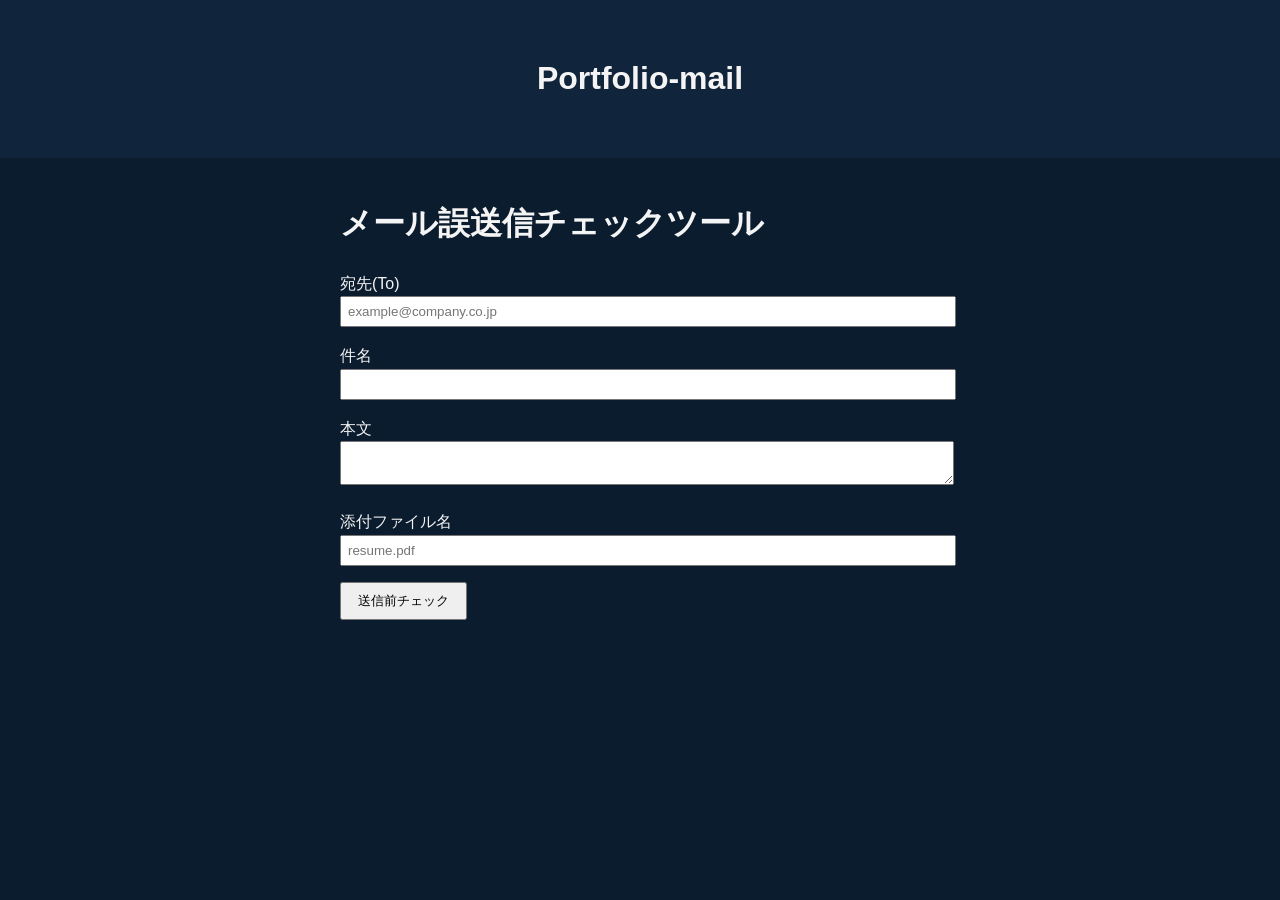
<file: mail.html>
<!DOCTYPE html>
<html lang="ja">
<head>
    <meta charset="UTF-8">
    <meta name="viewport" content="width=device-width, initial-scale=1.0">
    <link rel="stylesheet" href="">
    <title>メール誤送信チェックツール</title>
    <!-- ファビコン -->
    <link rel="icon" href="img/s.png">
    <link rel="stylesheet" href="mail.css">
</head>
<body>

      <header>
    <h1>Portfolio-mail</h1>
  </header>

    <!-- <article class="mail-article"> -->

    <div class="mail-check">
        <h1 class="mail-check__title">メール誤送信チェックツール</h1>

    

    <div class="mail-check__field">
        <label class="mail-check__label">宛先(To)</label><br>

            <input type="text"
            id="to"
            class="mail-check__input"
            placeholder="example@company.co.jp">
    </div>

        <div class="mail-check__field">
        <label class="mail-check__label">件名</label><br>
            <input type="text"
            id="subject"
            class="mail-check__input">
        
    </div>

    <div class="mail-check__field">
        <label class="mail-check__label">本文</label><br>
            <textarea
            id="body"
            class="mail-check__input"
            class="mail-check__textarea"
            row="6">
            </textarea>
    </div>

    <div class="mail-check__field">
        <label class="mail-check__label">添付ファイル名</label><br>
            <input type="text"
            id="attachment"
            class="mail-check__input"
            placeholder="resume.pdf">
        
    </div>
    
    <button id="checkBtn" class="mail-check__button">送信前チェック</button>

    <div
        id="result" class="mail-check__result">
    </div>

    </div>
    <!-- </article> -->
    <script src="mail.js"></script>
</body>
</html>
</file>
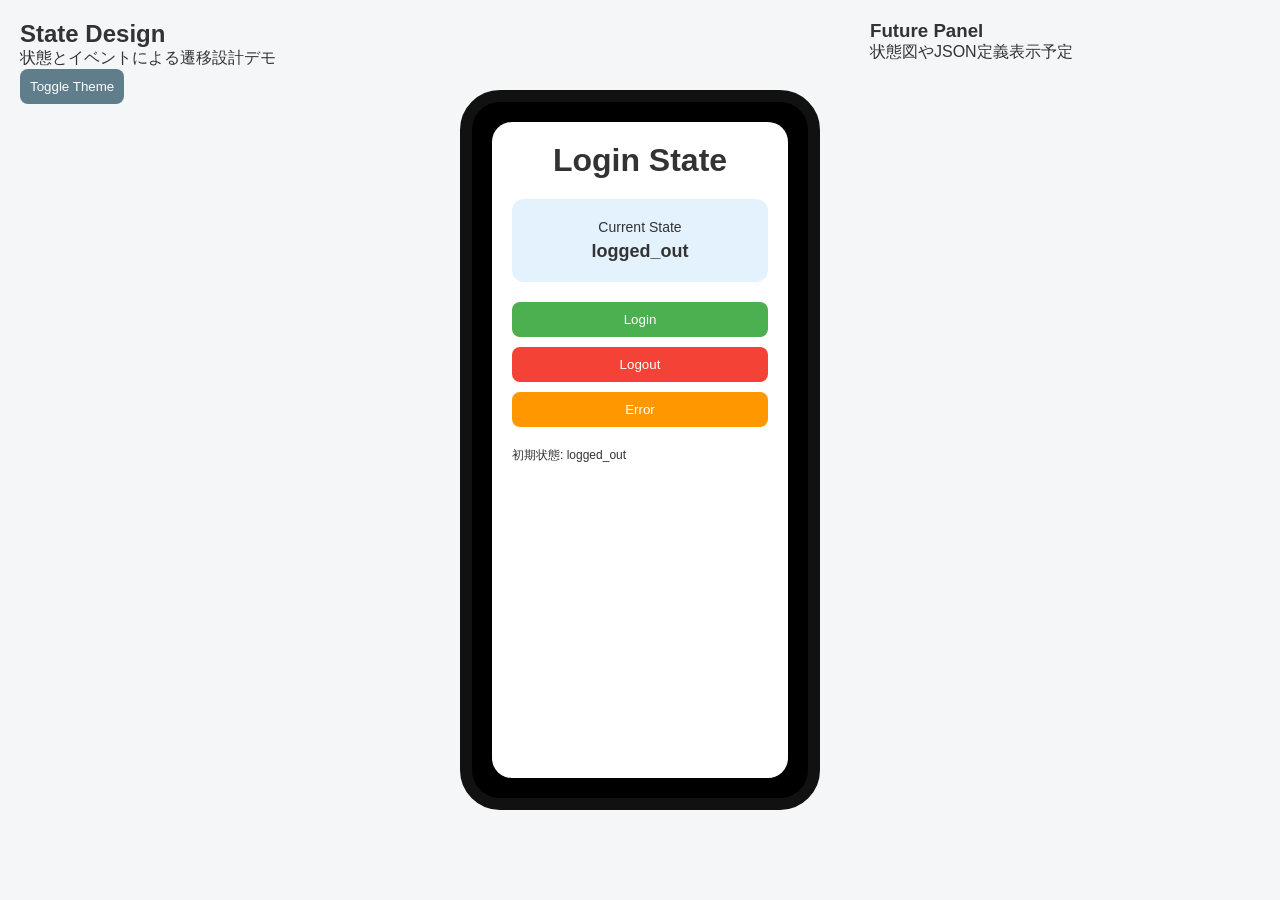
<file: simple-state_design.html>
<!DOCTYPE html>
<html lang="ja">
<head>
  <meta charset="UTF-8" />
  <meta name="viewport" content="width=device-width, initial-scale=1.0" />
  <title>State Design 2026.02</title>
  <link rel="stylesheet" href="simple-state_design.css" />
</head>

<body class="theme theme--light">

  <div class="layout">

    <!-- 左カラム -->
    <aside class="layout__left">
      <h2 class="panel__title">State Design</h2>
      <p class="panel__text">
        状態とイベントによる遷移設計デモ
      </p>
      <button id="themeToggle" class="button button--secondary">
        Toggle Theme
      </button>
    </aside>

    <!-- 中央 -->
    <main class="layout__center">
      <div class="phone">
        <div class="phone__screen">

          <div class="app">

            <h1 class="app__title">Login State</h1>

            <div id="stateBox" class="state state--logged_out">
              <span class="state__label">Current State</span>
              <span id="currentState" class="state__value">
                logged_out
              </span>
            </div>

            <div class="actions">
              <button id="loginBtn" class="button button--primary">
                Login
              </button>
              <button id="logoutBtn" class="button button--danger">
                Logout
              </button>
              <button id="errorBtn" class="button button--warning">
                Error
              </button>
            </div>

            <ul id="logList" class="log"></ul>

          </div>

        </div>
      </div>
    </main>

    <!-- 右カラム -->
    <aside class="layout__right">
      <h3>Future Panel</h3>
      <p>状態図やJSON定義表示予定</p>
    </aside>

  </div>

  <script src="simple-state_design.js"></script>
</body>
</html>
</file>
<file: mail.css>
body {
  margin: 0;
  font-family: "Inter", "Noto Sans JP", sans-serif;
  background-color: #0b1c2e;
  color: #f4f4f4;
  line-height: 1.6;
}


header {
  text-align: center;
  padding: 2rem 1rem;
  background: #10243b;
}

/* .mail-article {
    background-color: #0b1c2e;

} */

.mail-check {
    max-width: 600px;
    margin: 40px auto;
    font-family: sans-serif;
    
}

.mail-check__field {
    margin-bottom: 16px;
}

.mail-check__lebel {
    font-weight: bold;
}

.mail-check__input,
.mail-check__textarea {
    width: 100%;
    padding: 6px;
}

.mail-check__button {
    padding: 8px 16px;
cursor: pointer;
}

.mail-check__result {
    margin-top: 20px;
}
</file>
<file: simple-state_design.css>
/* ========= 基本 ========= */

* {
  box-sizing: border-box;
  margin: 0;
  padding: 0;
  font-family: sans-serif;
}

body {
  background: #f4f6f8;
  color: #333;
}

/* ========= テーマ ========= */

.theme--dark {
  background: #111;
  color: #eee;
}

.theme--dark .phone__screen {
  background: #1e1e1e;
}

.theme--dark .state {
  background: #333;
}

/* ========= レイアウト ========= */

.layout {
  display: flex;
  flex-direction: column;
  min-height: 100vh;
}

/* デスクトップ拡張 */
@media (min-width: 900px) {
  .layout {
    flex-direction: row;
  }

  .layout__left,
  .layout__right {
    flex: 1;
    padding: 20px;
  }

  .layout__center {
    flex: 0 0 420px;
    display: flex;
    justify-content: center;
    align-items: center;
  }
}

/* ========= スマホ枠 ========= */

.phone {
  width: 360px;
  height: 720px;
  border: 12px solid #111;
  border-radius: 40px;
  padding: 20px;
  background: black;
  margin: 40px auto;
}

.phone__screen {
  background: white;
  height: 100%;
  border-radius: 20px;
  padding: 20px;
  overflow: hidden;
}

/* ========= アプリ内部 ========= */

.app__title {
  text-align: center;
  margin-bottom: 20px;
}

.state {
  padding: 20px;
  border-radius: 12px;
  margin-bottom: 20px;
  text-align: center;
  background: #e3f2fd;
}

.state--logged_in {
  background: #c8e6c9;
}

.state--error {
  background: #ffcdd2;
}

.state__label {
  display: block;
  font-size: 14px;
  margin-bottom: 6px;
}

.state__value {
  font-size: 18px;
  font-weight: bold;
}

.actions {
  display: flex;
  flex-direction: column;
  gap: 10px;
  margin-bottom: 20px;
}

.button {
  padding: 10px;
  border: none;
  border-radius: 8px;
  cursor: pointer;
}

.button--primary {
  background: #4caf50;
  color: white;
}

.button--danger {
  background: #f44336;
  color: white;
}

.button--warning {
  background: #ff9800;
  color: white;
}

.button--secondary {
  background: #607d8b;
  color: white;
}

.log {
  list-style: none;
  max-height: 150px;
  overflow-y: auto;
  font-size: 12px;
}
</file>
